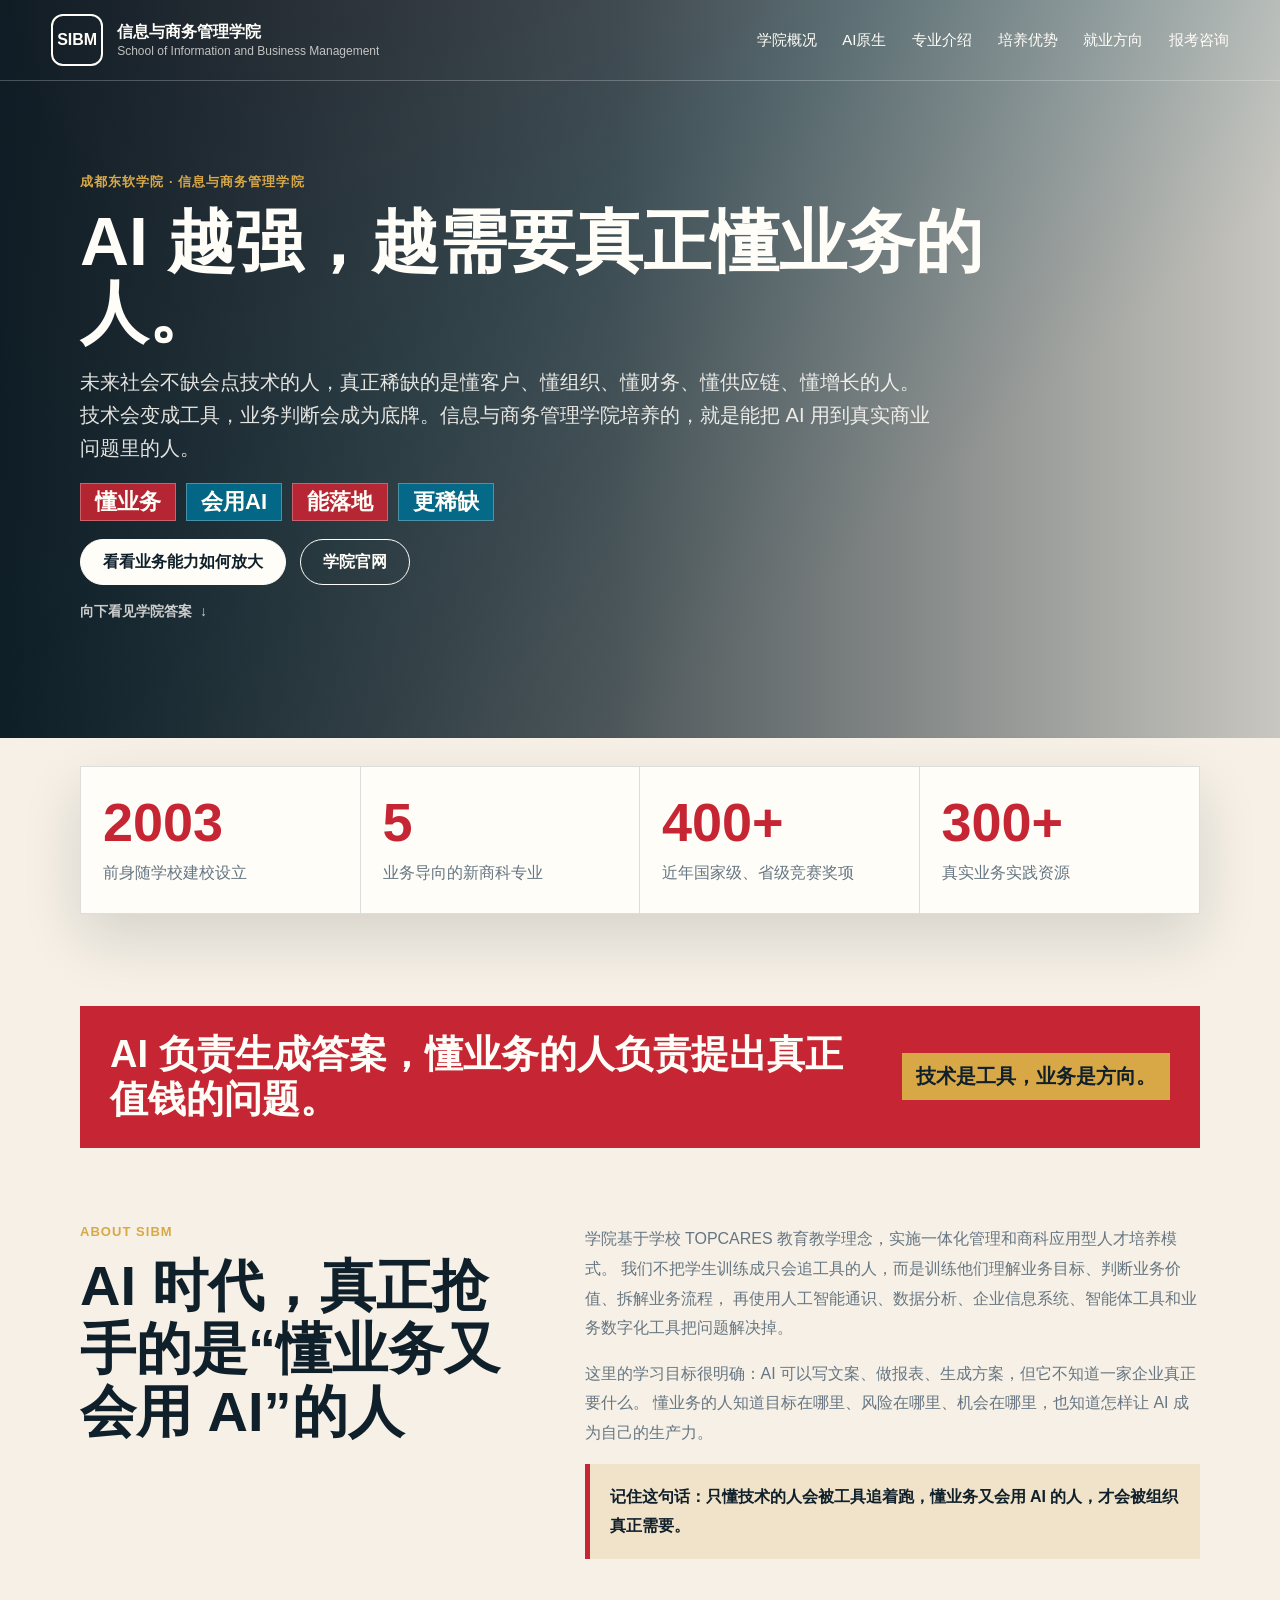
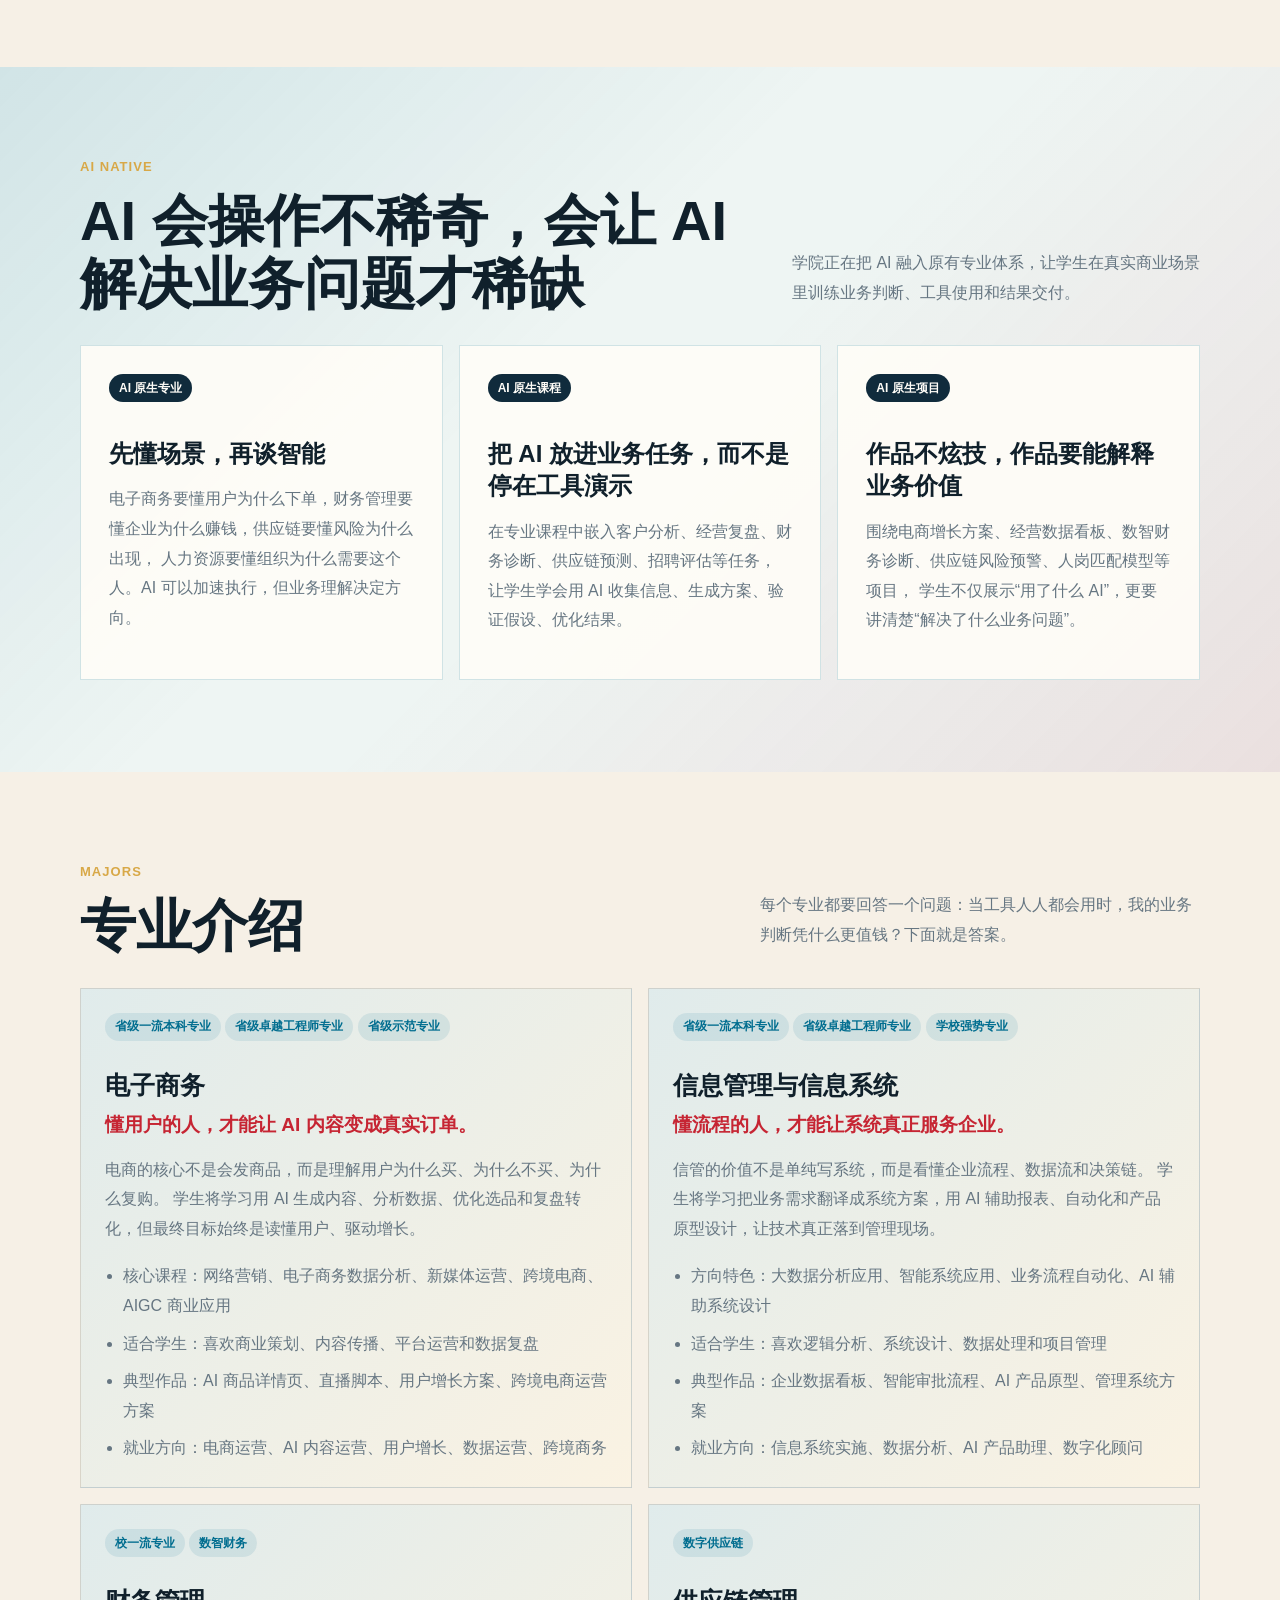
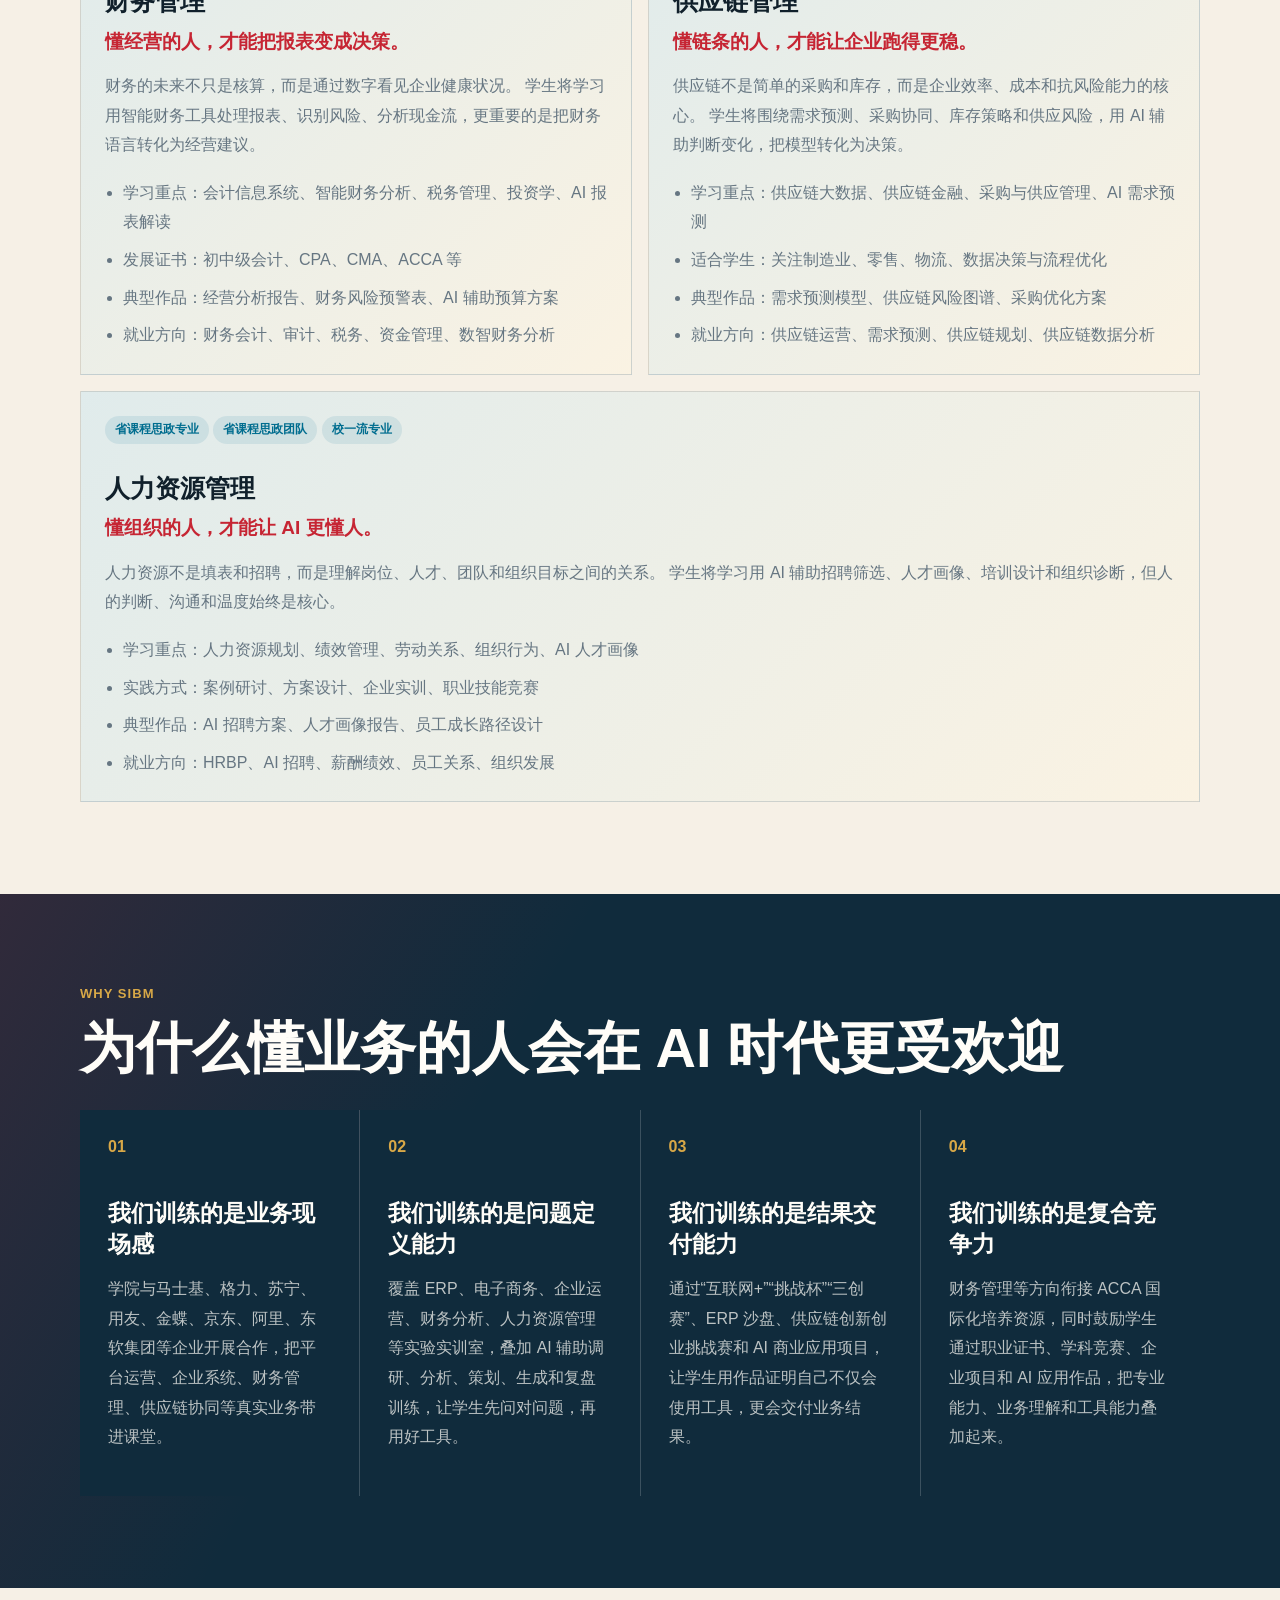
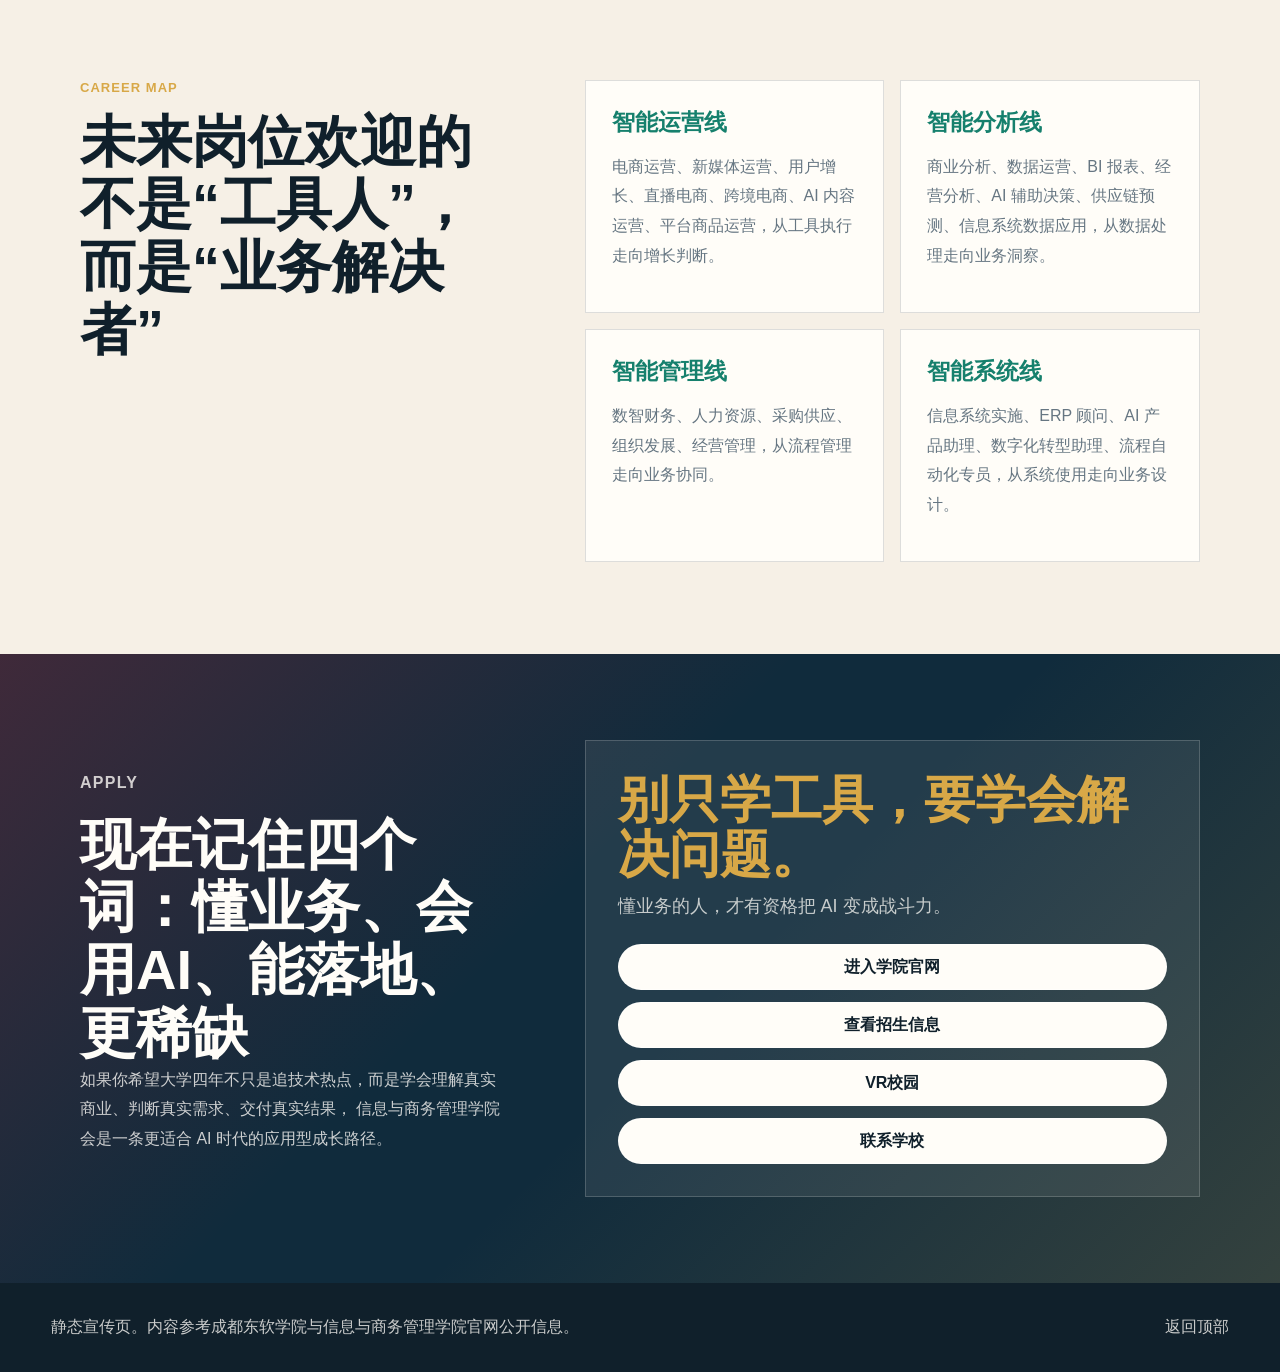
<file: PALNT/index.html>
<!DOCTYPE html>
<html lang="zh-CN">
<head>
  <meta charset="UTF-8">
  <meta name="viewport" content="width=device-width, initial-scale=1.0">
  <title>成都东软学院信息与商务管理学院 | PALNT</title>
  <link rel="stylesheet" href="styles.css">
</head>
<body>
  <header class="site-header" id="top">
    <a class="brand" href="#top" aria-label="信息与商务管理学院首页">
      <span class="brand-mark">SIBM</span>
      <span>
        <strong>信息与商务管理学院</strong>
        <small>School of Information and Business Management</small>
      </span>
    </a>
    <button class="menu-button" type="button" aria-label="打开导航" aria-expanded="false">
      <span></span>
      <span></span>
      <span></span>
    </button>
    <nav class="site-nav" aria-label="主导航">
      <a href="#about">学院概况</a>
      <a href="#ai-native">AI原生</a>
      <a href="#majors">专业介绍</a>
      <a href="#advantage">培养优势</a>
      <a href="#career">就业方向</a>
      <a href="#apply">报考咨询</a>
    </nav>
  </header>

  <main>
    <section class="hero">
      <div class="hero-media" role="img" aria-label="成都东软学院校园"></div>
      <div class="hero-content">
        <p class="eyebrow">成都东软学院 · 信息与商务管理学院</p>
        <h1>AI 越强，越需要真正懂业务的人。</h1>
        <p class="hero-text">
          未来社会不缺会点技术的人，真正稀缺的是懂客户、懂组织、懂财务、懂供应链、懂增长的人。
          技术会变成工具，业务判断会成为底牌。信息与商务管理学院培养的，就是能把 AI 用到真实商业问题里的人。
        </p>
        <div class="memory-words" aria-label="学院记忆词">
          <span>懂业务</span>
          <span>会用AI</span>
          <span>能落地</span>
          <span>更稀缺</span>
        </div>
        <div class="hero-actions">
          <a class="primary-action" href="#majors">看看业务能力如何放大</a>
          <a class="secondary-action" href="https://sibm.nsu.edu.cn/" target="_blank" rel="noreferrer">学院官网</a>
        </div>
        <a class="scroll-cue" href="#about">向下看见学院答案</a>
      </div>
    </section>

    <section class="stats" aria-label="学院亮点">
      <article>
        <strong>2003</strong>
        <span>前身随学校建校设立</span>
      </article>
      <article>
        <strong>5</strong>
        <span>业务导向的新商科专业</span>
      </article>
      <article>
        <strong>400+</strong>
        <span>近年国家级、省级竞赛奖项</span>
      </article>
      <article>
        <strong>300+</strong>
        <span>真实业务实践资源</span>
      </article>
    </section>

    <section class="section split" id="about">
      <div class="shock-strip" aria-label="学院概况核心宣传语">
        <p>AI 负责生成答案，懂业务的人负责提出真正值钱的问题。</p>
        <strong>技术是工具，业务是方向。</strong>
      </div>
      <div>
        <p class="section-kicker">ABOUT SIBM</p>
        <h2>AI 时代，真正抢手的是“懂业务又会用 AI”的人</h2>
      </div>
      <div class="rich-text">
        <p>
          学院基于学校 TOPCARES 教育教学理念，实施一体化管理和商科应用型人才培养模式。
          我们不把学生训练成只会追工具的人，而是训练他们理解业务目标、判断业务价值、拆解业务流程，
          再使用人工智能通识、数据分析、企业信息系统、智能体工具和业务数字化工具把问题解决掉。
        </p>
        <p>
          这里的学习目标很明确：AI 可以写文案、做报表、生成方案，但它不知道一家企业真正要什么。
          懂业务的人知道目标在哪里、风险在哪里、机会在哪里，也知道怎样让 AI 成为自己的生产力。
        </p>
        <p class="belief">
          记住这句话：只懂技术的人会被工具追着跑，懂业务又会用 AI 的人，才会被组织真正需要。
        </p>
      </div>
    </section>

    <section class="section ai-native" id="ai-native">
      <div class="section-head">
        <div>
          <p class="section-kicker">AI NATIVE</p>
          <h2>AI 会操作不稀奇，会让 AI 解决业务问题才稀缺</h2>
        </div>
        <p>学院正在把 AI 融入原有专业体系，让学生在真实商业场景里训练业务判断、工具使用和结果交付。</p>
      </div>
      <div class="ai-grid">
        <article>
          <span>AI 原生专业</span>
          <h3>先懂场景，再谈智能</h3>
          <p>
            电子商务要懂用户为什么下单，财务管理要懂企业为什么赚钱，供应链要懂风险为什么出现，
            人力资源要懂组织为什么需要这个人。AI 可以加速执行，但业务理解决定方向。
          </p>
        </article>
        <article>
          <span>AI 原生课程</span>
          <h3>把 AI 放进业务任务，而不是停在工具演示</h3>
          <p>
            在专业课程中嵌入客户分析、经营复盘、财务诊断、供应链预测、招聘评估等任务，
            让学生学会用 AI 收集信息、生成方案、验证假设、优化结果。
          </p>
        </article>
        <article>
          <span>AI 原生项目</span>
          <h3>作品不炫技，作品要能解释业务价值</h3>
          <p>
            围绕电商增长方案、经营数据看板、数智财务诊断、供应链风险预警、人岗匹配模型等项目，
            学生不仅展示“用了什么 AI”，更要讲清楚“解决了什么业务问题”。
          </p>
        </article>
      </div>
    </section>

    <section class="section" id="majors">
      <div class="section-head">
        <div>
          <p class="section-kicker">MAJORS</p>
          <h2>专业介绍</h2>
        </div>
        <p>每个专业都要回答一个问题：当工具人人都会用时，我的业务判断凭什么更值钱？下面就是答案。</p>
      </div>

      <div class="major-grid">
        <article class="major-card featured">
          <span class="tag">省级一流本科专业</span>
          <span class="tag">省级卓越工程师专业</span>
          <span class="tag">省级示范专业</span>
          <h3>电子商务</h3>
          <p class="major-slogan">懂用户的人，才能让 AI 内容变成真实订单。</p>
          <p>
            电商的核心不是会发商品，而是理解用户为什么买、为什么不买、为什么复购。
            学生将学习用 AI 生成内容、分析数据、优化选品和复盘转化，但最终目标始终是读懂用户、驱动增长。
          </p>
          <ul>
            <li>核心课程：网络营销、电子商务数据分析、新媒体运营、跨境电商、AIGC 商业应用</li>
            <li>适合学生：喜欢商业策划、内容传播、平台运营和数据复盘</li>
            <li>典型作品：AI 商品详情页、直播脚本、用户增长方案、跨境电商运营方案</li>
            <li>就业方向：电商运营、AI 内容运营、用户增长、数据运营、跨境商务</li>
          </ul>
        </article>

        <article class="major-card featured">
          <span class="tag">省级一流本科专业</span>
          <span class="tag">省级卓越工程师专业</span>
          <span class="tag">学校强势专业</span>
          <h3>信息管理与信息系统</h3>
          <p class="major-slogan">懂流程的人，才能让系统真正服务企业。</p>
          <p>
            信管的价值不是单纯写系统，而是看懂企业流程、数据流和决策链。
            学生将学习把业务需求翻译成系统方案，用 AI 辅助报表、自动化和产品原型设计，让技术真正落到管理现场。
          </p>
          <ul>
            <li>方向特色：大数据分析应用、智能系统应用、业务流程自动化、AI 辅助系统设计</li>
            <li>适合学生：喜欢逻辑分析、系统设计、数据处理和项目管理</li>
            <li>典型作品：企业数据看板、智能审批流程、AI 产品原型、管理系统方案</li>
            <li>就业方向：信息系统实施、数据分析、AI 产品助理、数字化顾问</li>
          </ul>
        </article>

        <article class="major-card featured">
          <span class="tag">校一流专业</span>
          <span class="tag">数智财务</span> 
          
          <h3>财务管理</h3>
          <p class="major-slogan">懂经营的人，才能把报表变成决策。</p>
          <p>
            财务的未来不只是核算，而是通过数字看见企业健康状况。
            学生将学习用智能财务工具处理报表、识别风险、分析现金流，更重要的是把财务语言转化为经营建议。
          </p>
          <ul>
            <li>学习重点：会计信息系统、智能财务分析、税务管理、投资学、AI 报表解读</li>
            <li>发展证书：初中级会计、CPA、CMA、ACCA 等</li>
            <li>典型作品：经营分析报告、财务风险预警表、AI 辅助预算方案</li>
            <li>就业方向：财务会计、审计、税务、资金管理、数智财务分析</li>
          </ul>
        </article>

        <article class="major-card featured">
          <span class="tag">数字供应链</span>
          <h3>供应链管理</h3>
          <p class="major-slogan">懂链条的人，才能让企业跑得更稳。</p>
          <p>
            供应链不是简单的采购和库存，而是企业效率、成本和抗风险能力的核心。
            学生将围绕需求预测、采购协同、库存策略和供应风险，用 AI 辅助判断变化，把模型转化为决策。
          </p>
          <ul>
            <li>学习重点：供应链大数据、供应链金融、采购与供应管理、AI 需求预测</li>
            <li>适合学生：关注制造业、零售、物流、数据决策与流程优化</li>
            <li>典型作品：需求预测模型、供应链风险图谱、采购优化方案</li>
            <li>就业方向：供应链运营、需求预测、供应链规划、供应链数据分析</li>
          </ul>
        </article>

        <article class="major-card featured">
            <span class="tag">省课程思政专业</span>
          <span class="tag">省课程思政团队</span>
          <span class="tag">校一流专业</span>
          <h3>人力资源管理</h3>
          <p class="major-slogan">懂组织的人，才能让 AI 更懂人。</p>
          <p>
            人力资源不是填表和招聘，而是理解岗位、人才、团队和组织目标之间的关系。
            学生将学习用 AI 辅助招聘筛选、人才画像、培训设计和组织诊断，但人的判断、沟通和温度始终是核心。
          </p>
          <ul>
            <li>学习重点：人力资源规划、绩效管理、劳动关系、组织行为、AI 人才画像</li>
            <li>实践方式：案例研讨、方案设计、企业实训、职业技能竞赛</li>
            <li>典型作品：AI 招聘方案、人才画像报告、员工成长路径设计</li>
            <li>就业方向：HRBP、AI 招聘、薪酬绩效、员工关系、组织发展</li>
          </ul>
        </article>

      </div>
    </section>

    <section class="section advantage" id="advantage">
      <div class="section-head">
        <div>
          <p class="section-kicker">WHY SIBM</p>
          <h2>为什么懂业务的人会在 AI 时代更受欢迎</h2>
        </div>
      </div>
      <div class="advantage-grid">
        <article>
          <span>01</span>
          <h3>我们训练的是业务现场感</h3>
          <p>学院与马士基、格力、苏宁、用友、金蝶、京东、阿里、东软集团等企业开展合作，把平台运营、企业系统、财务管理、供应链协同等真实业务带进课堂。</p>
        </article>
        <article>
          <span>02</span>
          <h3>我们训练的是问题定义能力</h3>
          <p>覆盖 ERP、电子商务、企业运营、财务分析、人力资源管理等实验实训室，叠加 AI 辅助调研、分析、策划、生成和复盘训练，让学生先问对问题，再用好工具。</p>
        </article>
        <article>
          <span>03</span>
          <h3>我们训练的是结果交付能力</h3>
          <p>通过“互联网+”“挑战杯”“三创赛”、ERP 沙盘、供应链创新创业挑战赛和 AI 商业应用项目，让学生用作品证明自己不仅会使用工具，更会交付业务结果。</p>
        </article>
        <article>
          <span>04</span>
          <h3>我们训练的是复合竞争力</h3>
          <p>财务管理等方向衔接 ACCA 国际化培养资源，同时鼓励学生通过职业证书、学科竞赛、企业项目和 AI 应用作品，把专业能力、业务理解和工具能力叠加起来。</p>
        </article>
      </div>
    </section>

    <section class="section career" id="career">
      <div>
        <p class="section-kicker">CAREER MAP</p>
        <h2>未来岗位欢迎的不是“工具人”，而是“业务解决者”</h2>
      </div>
      <div class="career-board">
        <article>
          <h3>智能运营线</h3>
          <p>电商运营、新媒体运营、用户增长、直播电商、跨境电商、AI 内容运营、平台商品运营，从工具执行走向增长判断。</p>
        </article>
        <article>
          <h3>智能分析线</h3>
          <p>商业分析、数据运营、BI 报表、经营分析、AI 辅助决策、供应链预测、信息系统数据应用，从数据处理走向业务洞察。</p>
        </article>
        <article>
          <h3>智能管理线</h3>
          <p>数智财务、人力资源、采购供应、组织发展、经营管理，从流程管理走向业务协同。</p>
        </article>
        <article>
          <h3>智能系统线</h3>
          <p>信息系统实施、ERP 顾问、AI 产品助理、数字化转型助理、流程自动化专员，从系统使用走向业务设计。</p>
        </article>
      </div>
    </section>

    <section class="section apply" id="apply">
      <div class="apply-main">
        <p class="section-kicker">APPLY</p>
        <h2>现在记住四个词：懂业务、会用AI、能落地、更稀缺</h2>
        <p>
          如果你希望大学四年不只是追技术热点，而是学会理解真实商业、判断真实需求、交付真实结果，
          信息与商务管理学院会是一条更适合 AI 时代的应用型成长路径。
        </p>
      </div>
      <div class="apply-panel">
        <strong>别只学工具，要学会解决问题。</strong>
        <span>懂业务的人，才有资格把 AI 变成战斗力。</span>
        <div class="apply-actions">
          <a href="https://sibm.nsu.edu.cn/" target="_blank" rel="noreferrer">进入学院官网</a>
          <a href="https://zs.nsu.edu.cn/html/" target="_blank" rel="noreferrer">查看招生信息</a>
          <a href="https://www.720yun.com/t/63e29wakj1v?scene_id=12113536" target="_blank" rel="noreferrer">VR校园</a>
          <a href="https://www.nsu.edu.cn/HTML/service/article_55.html" target="_blank" rel="noreferrer">联系学校</a>
        </div>
      </div>
    </section>
  </main>

  <footer class="site-footer">
    <p>静态宣传页。内容参考成都东软学院与信息与商务管理学院官网公开信息。</p>
    <a href="#top">返回顶部</a>
  </footer>

  <script src="script.js"></script>
</body>
</html>
</file>
<file: PALNT/styles.css>
:root {
  --ink: #10202b;
  --muted: #667682;
  --paper: #f6f0e6;
  --panel: #fffdf8;
  --line: rgba(16, 32, 43, 0.14);
  --navy: #102b3c;
  --blue: #006d8f;
  --green: #16806d;
  --red: #c62533;
  --gold: #d8a847;
  --white: #fffdf8;
}

* {
  box-sizing: border-box;
}

html {
  scroll-behavior: smooth;
}

body {
  margin: 0;
  color: var(--ink);
  background: var(--paper);
  font-family: "Microsoft YaHei", "Noto Sans SC", sans-serif;
}

a {
  color: inherit;
  text-decoration: none;
}

p {
  margin-top: 0;
}

.site-header {
  position: fixed;
  z-index: 20;
  top: 0;
  left: 0;
  right: 0;
  min-height: 76px;
  display: flex;
  align-items: center;
  justify-content: space-between;
  gap: 24px;
  padding: 14px clamp(18px, 4vw, 56px);
  color: var(--white);
  border-bottom: 1px solid rgba(255, 255, 255, 0.24);
  transition: background 0.25s ease, color 0.25s ease, border-color 0.25s ease;
}

.site-header.is-scrolled {
  color: var(--ink);
  background: rgba(246, 240, 230, 0.96);
  border-color: var(--line);
  backdrop-filter: blur(18px);
}

.brand {
  min-width: 0;
  display: flex;
  align-items: center;
  gap: 14px;
}

.brand-mark {
  display: grid;
  width: 52px;
  height: 52px;
  place-items: center;
  border: 2px solid currentColor;
  border-radius: 12px;
  font-weight: 900;
  letter-spacing: 0;
}

.brand strong,
.brand small {
  display: block;
  line-height: 1.2;
}

.brand small {
  margin-top: 3px;
  max-width: 360px;
  font-size: 12px;
  opacity: 0.72;
  white-space: nowrap;
  overflow: hidden;
  text-overflow: ellipsis;
}

.site-nav {
  display: flex;
  gap: clamp(14px, 2vw, 28px);
  font-size: 15px;
  white-space: nowrap;
}

.site-nav a {
  position: relative;
  padding: 8px 0;
}

.site-nav a::after {
  position: absolute;
  left: 0;
  right: 0;
  bottom: 0;
  height: 2px;
  background: currentColor;
  transform: scaleX(0);
  transform-origin: right;
  transition: transform 0.2s ease;
  content: "";
}

.site-nav a:hover::after {
  transform: scaleX(1);
  transform-origin: left;
}

.menu-button {
  display: none;
  width: 42px;
  height: 42px;
  padding: 10px;
  color: inherit;
  background: transparent;
  border: 1px solid currentColor;
  border-radius: 10px;
}

.menu-button span {
  display: block;
  height: 2px;
  margin: 5px 0;
  background: currentColor;
}

.hero {
  position: relative;
  min-height: 82vh;
  display: grid;
  align-items: center;
  overflow: hidden;
}

.hero-media {
  position: absolute;
  inset: 0;
  background:
    linear-gradient(90deg, rgba(6, 22, 31, 0.96), rgba(6, 22, 31, 0.7) 48%, rgba(6, 22, 31, 0.18)),
    linear-gradient(140deg, rgba(198, 37, 51, 0.42), rgba(0, 109, 143, 0.24) 40%, transparent 70%),
    url("https://www.nsu.edu.cn/img/article/11/01.jpg") center / cover;
  transform: scale(1.02);
}

.hero-content {
  position: relative;
  width: min(1120px, calc(100% - 36px));
  margin: 0 auto;
  padding: 104px 0 48px;
  color: var(--white);
}

.eyebrow,
.section-kicker {
  margin: 0 0 16px;
  color: var(--gold);
  font-size: 13px;
  font-weight: 800;
  letter-spacing: 0.08em;
}

h1,
h2,
h3 {
  margin-top: 0;
  letter-spacing: 0;
}

h1 {
  max-width: 1000px;
  margin-bottom: 18px;
  font-size: clamp(38px, 5.3vw, 70px);
  line-height: 1.04;
}

.hero-text {
  max-width: 850px;
  margin-bottom: 18px;
  color: rgba(255, 253, 248, 0.88);
  font-size: clamp(16px, 1.6vw, 20px);
  line-height: 1.65;
}

.memory-words {
  display: flex;
  flex-wrap: wrap;
  gap: 10px;
  max-width: 900px;
  margin: 0 0 18px;
}

.memory-words span {
  display: inline-flex;
  align-items: center;
  min-height: 38px;
  padding: 0 14px;
  color: var(--white);
  background: rgba(198, 37, 51, 0.9);
  border: 1px solid rgba(255, 253, 248, 0.28);
  font-size: clamp(16px, 2vw, 22px);
  font-weight: 900;
}

.memory-words span:nth-child(2),
.memory-words span:nth-child(4) {
  background: rgba(0, 109, 143, 0.9);
}

.hero-actions,
.apply-actions {
  display: flex;
  flex-wrap: wrap;
  gap: 14px;
}

.primary-action,
.secondary-action,
.apply-actions a {
  display: inline-flex;
  align-items: center;
  min-height: 46px;
  padding: 0 22px;
  border: 1px solid currentColor;
  border-radius: 999px;
  font-weight: 800;
}

.primary-action {
  color: var(--ink);
  background: var(--white);
  border-color: var(--white);
}

.secondary-action {
  color: var(--white);
}

.scroll-cue {
  display: inline-flex;
  margin-top: 18px;
  color: rgba(255, 253, 248, 0.78);
  font-size: 14px;
  font-weight: 800;
}

.scroll-cue::after {
  margin-left: 8px;
  content: "↓";
}

.shock-strip {
  display: grid;
  grid-template-columns: 1fr auto;
  gap: 24px;
  align-items: center;
  padding: 26px clamp(18px, 4vw, 56px);
  color: var(--white);
  background: var(--red);
}

.split .shock-strip {
  grid-column: 1 / -1;
  width: 100%;
  padding: 26px 30px;
}

.shock-strip p,
.shock-strip strong {
  margin: 0;
}

.shock-strip p {
  font-size: clamp(20px, 3vw, 38px);
  font-weight: 900;
  line-height: 1.18;
}

.shock-strip strong {
  padding: 10px 14px;
  color: var(--ink);
  background: var(--gold);
  font-size: clamp(15px, 1.6vw, 20px);
  white-space: nowrap;
}

.stats {
  position: relative;
  z-index: 5;
  width: min(1120px, calc(100% - 36px));
  margin: 28px auto 0;
  display: grid;
  grid-template-columns: repeat(4, 1fr);
  background: var(--panel);
  border: 1px solid var(--line);
  box-shadow: 0 24px 60px rgba(16, 32, 43, 0.14);
}

.stats article {
  min-height: 132px;
  padding: 28px 22px;
  border-right: 1px solid var(--line);
}

.stats article:last-child {
  border-right: 0;
}

.stats strong {
  display: block;
  color: var(--red);
  font-size: clamp(34px, 5vw, 54px);
  line-height: 1;
}

.stats span {
  display: block;
  margin-top: 12px;
  color: var(--muted);
  line-height: 1.5;
}

.section {
  width: min(1120px, calc(100% - 36px));
  margin: 0 auto;
  padding: 92px 0;
}

.split,
.career,
.apply {
  display: grid;
  grid-template-columns: 0.82fr 1.18fr;
  gap: clamp(34px, 6vw, 82px);
  align-items: start;
}

h2 {
  margin-bottom: 0;
  font-size: clamp(30px, 5vw, 56px);
  line-height: 1.12;
}

.rich-text p,
.section-head > p,
.ai-grid p,
.major-card p,
.major-card li,
.advantage-grid p,
.career-board p,
.apply p {
  color: var(--muted);
  font-size: 16px;
  line-height: 1.85;
}

.belief {
  padding: 18px 20px;
  color: var(--ink) !important;
  background: rgba(216, 168, 71, 0.18);
  border-left: 5px solid var(--red);
  font-weight: 800;
}

.section-head {
  display: flex;
  align-items: end;
  justify-content: space-between;
  gap: 28px;
  margin-bottom: 30px;
}

.section-head > p {
  max-width: 440px;
  margin-bottom: 8px;
}

.ai-native {
  width: 100%;
  max-width: none;
  padding-left: max(18px, calc((100% - 1120px) / 2));
  padding-right: max(18px, calc((100% - 1120px) / 2));
  background:
    linear-gradient(135deg, rgba(0, 109, 143, 0.12), transparent 42%),
    linear-gradient(315deg, rgba(198, 37, 51, 0.1), transparent 48%),
    #eef5f3;
}

.ai-grid {
  display: grid;
  grid-template-columns: repeat(3, 1fr);
  gap: 16px;
}

.ai-grid article {
  min-height: 310px;
  padding: 28px;
  background: rgba(255, 253, 248, 0.9);
  border: 1px solid rgba(0, 109, 143, 0.18);
}

.ai-grid span {
  display: inline-flex;
  min-height: 28px;
  align-items: center;
  padding: 0 10px;
  color: var(--white);
  background: var(--navy);
  border-radius: 999px;
  font-size: 12px;
  font-weight: 800;
}

.ai-grid h3 {
  margin: 36px 0 14px;
  font-size: 24px;
  line-height: 1.34;
}

.major-grid {
  display: grid;
  grid-template-columns: repeat(2, 1fr);
  gap: 16px;
}

.major-card {
  min-height: 420px;
  padding: 24px;
  background: var(--panel);
  border: 1px solid var(--line);
  transition: transform 0.2s ease, box-shadow 0.2s ease, border-color 0.2s ease;
}

.major-card:hover {
  transform: translateY(-6px);
  border-color: rgba(0, 109, 143, 0.38);
  box-shadow: 0 20px 40px rgba(16, 32, 43, 0.13);
}

.major-card.featured {
  background:
    linear-gradient(135deg, rgba(0, 109, 143, 0.12), rgba(216, 168, 71, 0.12)),
    var(--panel);
}

.major-card.featured:last-child {
  grid-column: 1 / -1;
  min-height: 320px;
}

.tag {
  display: inline-flex;
  align-items: center;
  min-height: 28px;
  padding: 0 10px;
  color: var(--blue);
  background: rgba(0, 109, 143, 0.1);
  border-radius: 999px;
  font-size: 12px;
  font-weight: 800;
}

.major-card h3 {
  margin: 28px 0 10px;
  font-size: 25px;
  line-height: 1.3;
}

.major-slogan {
  margin-bottom: 16px;
  color: var(--red) !important;
  font-size: 19px !important;
  line-height: 1.45 !important;
  font-weight: 900;
}

.major-card ul {
  margin: 18px 0 0;
  padding-left: 18px;
}

.major-card li + li {
  margin-top: 8px;
}

.advantage {
  width: 100%;
  max-width: none;
  padding-left: max(18px, calc((100% - 1120px) / 2));
  padding-right: max(18px, calc((100% - 1120px) / 2));
  color: var(--white);
  background:
    linear-gradient(120deg, rgba(198, 37, 51, 0.18), transparent 36%),
    var(--navy);
}

.advantage-grid {
  display: grid;
  grid-template-columns: repeat(4, 1fr);
  gap: 1px;
  background: rgba(255, 255, 255, 0.18);
}

.advantage-grid article {
  min-height: 292px;
  padding: 28px;
  background: var(--navy);
}

.advantage-grid span {
  color: var(--gold);
  font-weight: 900;
}

.advantage-grid h3,
.career-board h3 {
  margin: 42px 0 14px;
  font-size: 23px;
}

.advantage-grid p {
  color: rgba(255, 253, 248, 0.72);
}

.career {
  align-items: start;
}

.career-board {
  display: grid;
  grid-template-columns: repeat(2, 1fr);
  gap: 16px;
}

.career-board article {
  min-height: 190px;
  padding: 26px;
  background: var(--panel);
  border: 1px solid var(--line);
}

.career-board h3 {
  margin-top: 0;
  color: var(--green);
}

.apply {
  align-items: center;
  width: 100%;
  max-width: none;
  margin-bottom: 0;
  padding: 86px max(18px, calc((100% - 1120px) / 2));
  color: var(--white);
  background:
    linear-gradient(135deg, rgba(198, 37, 51, 0.26), transparent 42%),
    linear-gradient(315deg, rgba(216, 168, 71, 0.18), transparent 45%),
    var(--navy);
  border: 0;
}

.apply-actions {
  display: grid;
  gap: 12px;
  justify-content: stretch;
}

.apply-actions a {
  justify-content: center;
  color: var(--ink);
  background: var(--white);
  border-color: rgba(255, 255, 255, 0.4);
}

.apply-main h2 {
  max-width: 720px;
}

.apply-main p {
  max-width: 680px;
  color: rgba(255, 253, 248, 0.78);
}

.apply-panel {
  padding: 32px;
  background: rgba(255, 253, 248, 0.08);
  border: 1px solid rgba(255, 253, 248, 0.18);
}

.apply-panel strong,
.apply-panel span {
  display: block;
}

.apply-panel strong {
  color: var(--gold);
  font-size: clamp(30px, 4vw, 52px);
  line-height: 1.06;
}

.apply-panel span {
  margin: 12px 0 26px;
  color: rgba(255, 253, 248, 0.74);
  font-size: 18px;
}

.site-footer {
  display: flex;
  justify-content: space-between;
  gap: 24px;
  padding: 34px clamp(18px, 4vw, 56px);
  color: rgba(255, 253, 248, 0.78);
  background: var(--ink);
}

.site-footer p {
  margin: 0;
}

@media (max-width: 1040px) {
  .major-grid,
  .ai-grid,
  .advantage-grid {
    grid-template-columns: repeat(2, 1fr);
  }
}

@media (max-width: 780px) {
  .site-header {
    min-height: 70px;
  }

  .menu-button {
    display: block;
    flex: 0 0 auto;
  }

  .brand small {
    display: none;
  }

  .brand-mark {
    width: 46px;
    height: 46px;
    font-size: 13px;
  }

  .site-nav {
    position: absolute;
    top: 70px;
    left: 18px;
    right: 18px;
    display: none;
    padding: 16px;
    color: var(--ink);
    background: var(--panel);
    border: 1px solid var(--line);
    box-shadow: 0 22px 48px rgba(16, 32, 43, 0.18);
  }

  .site-nav.is-open {
    display: grid;
    gap: 6px;
  }

  .hero {
    min-height: 78vh;
  }

  .hero-content {
    padding-top: 96px;
    padding-bottom: 42px;
  }

  .stats,
  .ai-grid,
  .major-grid,
  .advantage-grid,
  .career-board,
  .split,
  .career,
  .apply {
    grid-template-columns: 1fr;
  }

  .shock-strip {
    grid-template-columns: 1fr;
  }

  .shock-strip strong {
    white-space: normal;
  }

  .stats article {
    min-height: auto;
    border-right: 0;
    border-bottom: 1px solid var(--line);
  }

  .stats article:last-child {
    border-bottom: 0;
  }

  .major-card.featured {
    grid-column: span 1;
  }

  .major-card.featured:last-child {
    grid-column: span 1;
  }

  .section {
    padding: 66px 0;
  }

  .section-head {
    display: block;
  }

  .major-card {
    min-height: auto;
  }

  .apply {
    padding: 30px;
  }

  .apply-actions {
    justify-content: flex-start;
  }

  .site-footer {
    display: block;
  }

  .site-footer a {
    display: inline-block;
    margin-top: 14px;
  }
}
</file>
